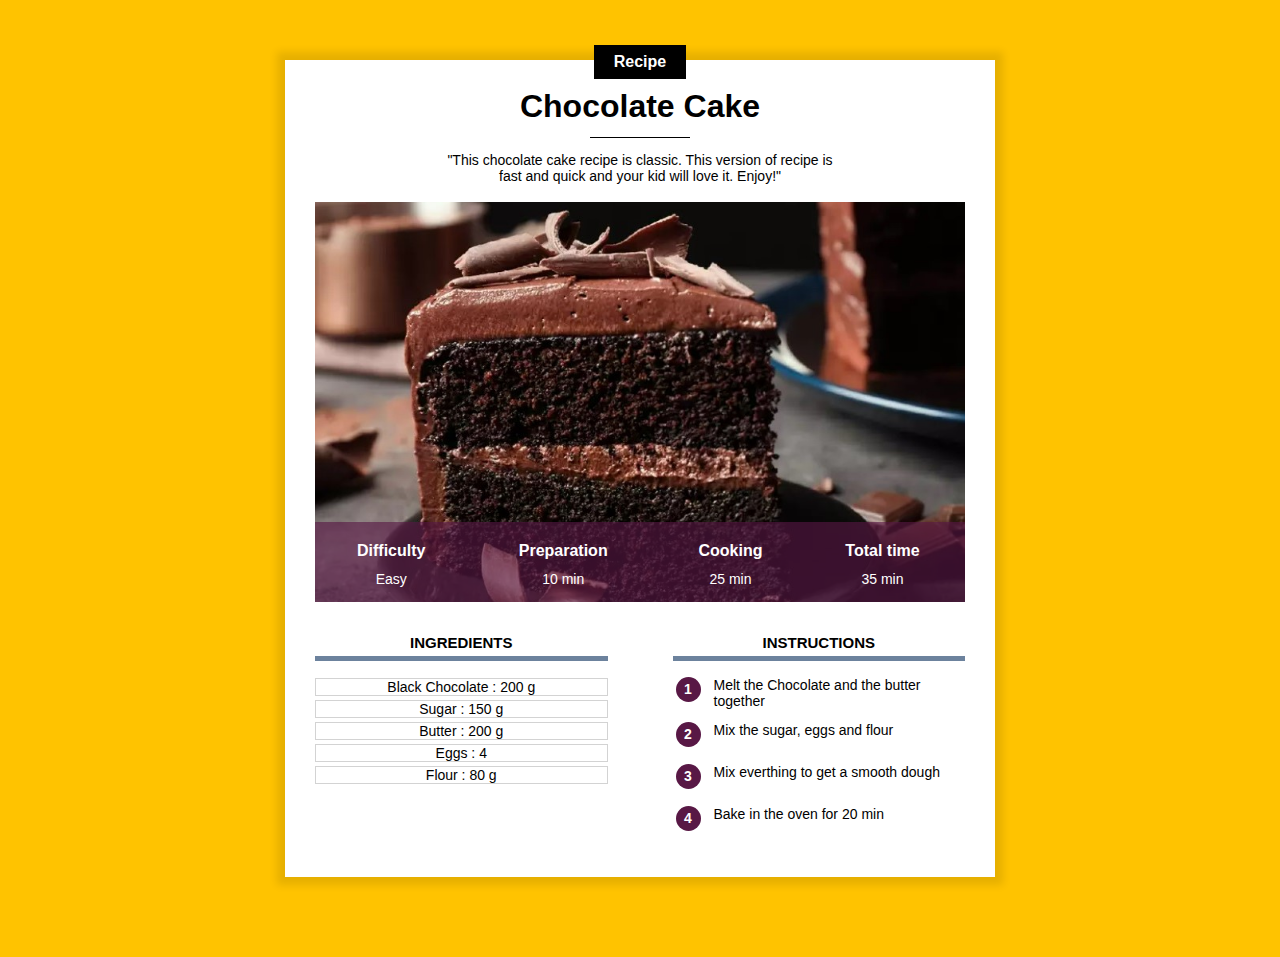
<file: index.html>
<!DOCTYPE html>
<html lang="en">

<head>
    <title>Chocolate Cake</title>
    <meta charset="UTF-8">
    <meta name="viewport" content="width=device-width, initial-scale=1.0">
    <link rel="stylesheet" href="recipe.css" />
</head>

<body>
    <div class="content">
        <div class="center catogory">
            <p class="catagory">Recipe</p>
        </div>

        <h1>Chocolate Cake</h1>

        <div class="separator">

        </div>
        <div class="center">
            <p class="description">"This chocolate cake recipe is classic. This version of recipe is fast and quick and
                your kid will love it. Enjoy!"</p>
        </div>
        <div class="info">
            <img class="center info" src="cake2.jpg">

            <table class="info">
                <tr>
                    <th>Difficulty</th>
                    <th>Preparation</th>
                    <th>Cooking</th>
                    <th>Total time</th>

                </tr>
                <tr>
                    <td>Easy</td>
                    <td>10 min</td>
                    <td>25 min</td>
                    <td>35 min</td>
                </tr>
            </table>
        </div>
        <div>
            <div class="col1 col">
                <h2>Ingredients</h2>
                <div class="ingredients">
                    <P>Black Chocolate : 200 g</p>
                    <p>Sugar : 150 g</p>
                    <p>Butter : 200 g</p>
                    <p>Eggs : 4</p>
                    <p>Flour : 80 g</p>
                </div>
            </div>
            <div class="col2 col">
                <h2>Instructions</h2>
                <table class="Instructions">
                    <tr>
                        <td>
                            <p class="number">1</p>
                        </td>
                        <td class="instruction_step">Melt the Chocolate and the butter together</td>
                    </tr>
                    <tr>
                        <td>
                            <p class="number">2</p>
                        </td>
                        <td class="instruction_step">Mix the sugar, eggs and flour</td>
                    </tr>
                    <tr>
                        <td>
                            <p class="number">3</p>
                        </td>
                        <td class="instruction_step">Mix everthing to get a smooth dough</td>
                    </tr>
                    <tr>
                        <td>
                            <p class="number">4</p>
                        </td>
                        <td class="instruction_step">Bake in the oven for 20 min</td>
                    </tr>
                </table>
            </div>
        </div>
    </div>
</body>

</html>
</file>
<file: recipe.css>
* {
    overflow: auto;
}
body {
    background-color: #FFC300;
    font-family: 'Segoe UI', Tahoma, Geneva, Verdana, sans-serif;
    margin: 0;
}

div.content {
    background-color: white;
    margin: 40px 8px 40px 8px;
    padding: 0px 8px 20px 8px;
    /* min-width: 350px; */
    box-shadow: 0px 0px 8px 8px rgba(0,0,0,0.1);
    overflow: visible;
 }

h1 {
    text-align: center;
    margin-top: 5px;
    margin-bottom: 12px;
}

p.description {
    text-align: center;
    max-width: 400px;
    display: inline-block;
    font-size: 14px;
}

.center {
    text-align: center;
    width: 100%;
}

div.catogory {
    margin-bottom: 0px;
    margin-top: 0px;
    overflow: visible;
}

p.catagory {
    background-color: black;
    color: white;
    display: inline-block;
    margin-top: -15px;
    margin-bottom: 0px;
    padding: 8px 20px;
    font-weight: bold;
    font-size: 16px;
}

div.separator {
    height: 1px;
    width: 100px;
    background-color: black;
    margin-left: auto;
    margin-right: auto;

}
div.info {
    position: relative; 
    
}
table.info{
    position: absolute; 
    bottom: 0px; 
    width: 100%; 
    color: white; 
    /* background-color: #6C8290C0; */
    background-color:  #581845A0;
    height: 40px;
}
table.info td {
    text-align: center;
    vertical-align: top;
    font-size: 10px;
}
table.info th {
    vertical-align: bottom;
    padding-bottom: 8px;
    font-size: 12px;
}
img.info {
    display: block;
    max-height: 400px;
    object-fit: cover;
    min-height: 200px;
    background-color: gray;
}

div.col {
    width: 100%;
    margin-top: 20px;
}
div.col h2 {
    text-align: center;
    text-transform: uppercase;
    font-size: 15px;
    border-bottom: 5px solid #6C829D;
    padding-bottom: 5px;
}

div.col1 {
    display: inline-block;
    /* margin-right: 10%; */
    margin-bottom: 20px;
}

div.col2 {
    /* float: right; */
}

div.ingredients p {
    text-align: center;
    font-size: 14px;
    border: 1px solid lightgrey; 
    padding: 8px, 0;
    margin-top: 4px;
    margin-bottom: 0;
}

table.Instructions p.number {
    background-color: #581845;
    color: white;
    font-size: 14px;
    font-weight: bold;
    width: 25px;
    height: 25px;
    text-align: center;
    padding-top: 4px;
    box-sizing: border-box;
    border-radius: 50%;
    margin: 0;
}
table.Instructions td.instruction_step {
    padding-left: 10px;
    padding-bottom: 10px;
    font-size: 14px;
}
table.Instructions td {
    vertical-align: top;
}

table.Instructions tr {
    height: 40px;
}

/* For desktop */
@media only screen and (min-width: 768px) {
    div.content {
        margin: 60px 10% 80px 10%;
        padding: 0px 30px 30px 30px;
        min-width: 350px;
    }
    table.info{
        height: 80px;
    }

    table.info td {
         font-size: 14px;
       
    }
    table.info th {
        font-size: 16px;
        
    }
    div.col {
        width: 45%;
    }
    div.col1 {
        margin-right: 10%;
    }
    div.col2 {
        float: right;
    }
}

/* For very large screen */
@media only screen and (min-width: 900px) {
    div.content {
        margin-left: auto;
        margin-right: auto;
        width: 650px;
    }
}
</file>
